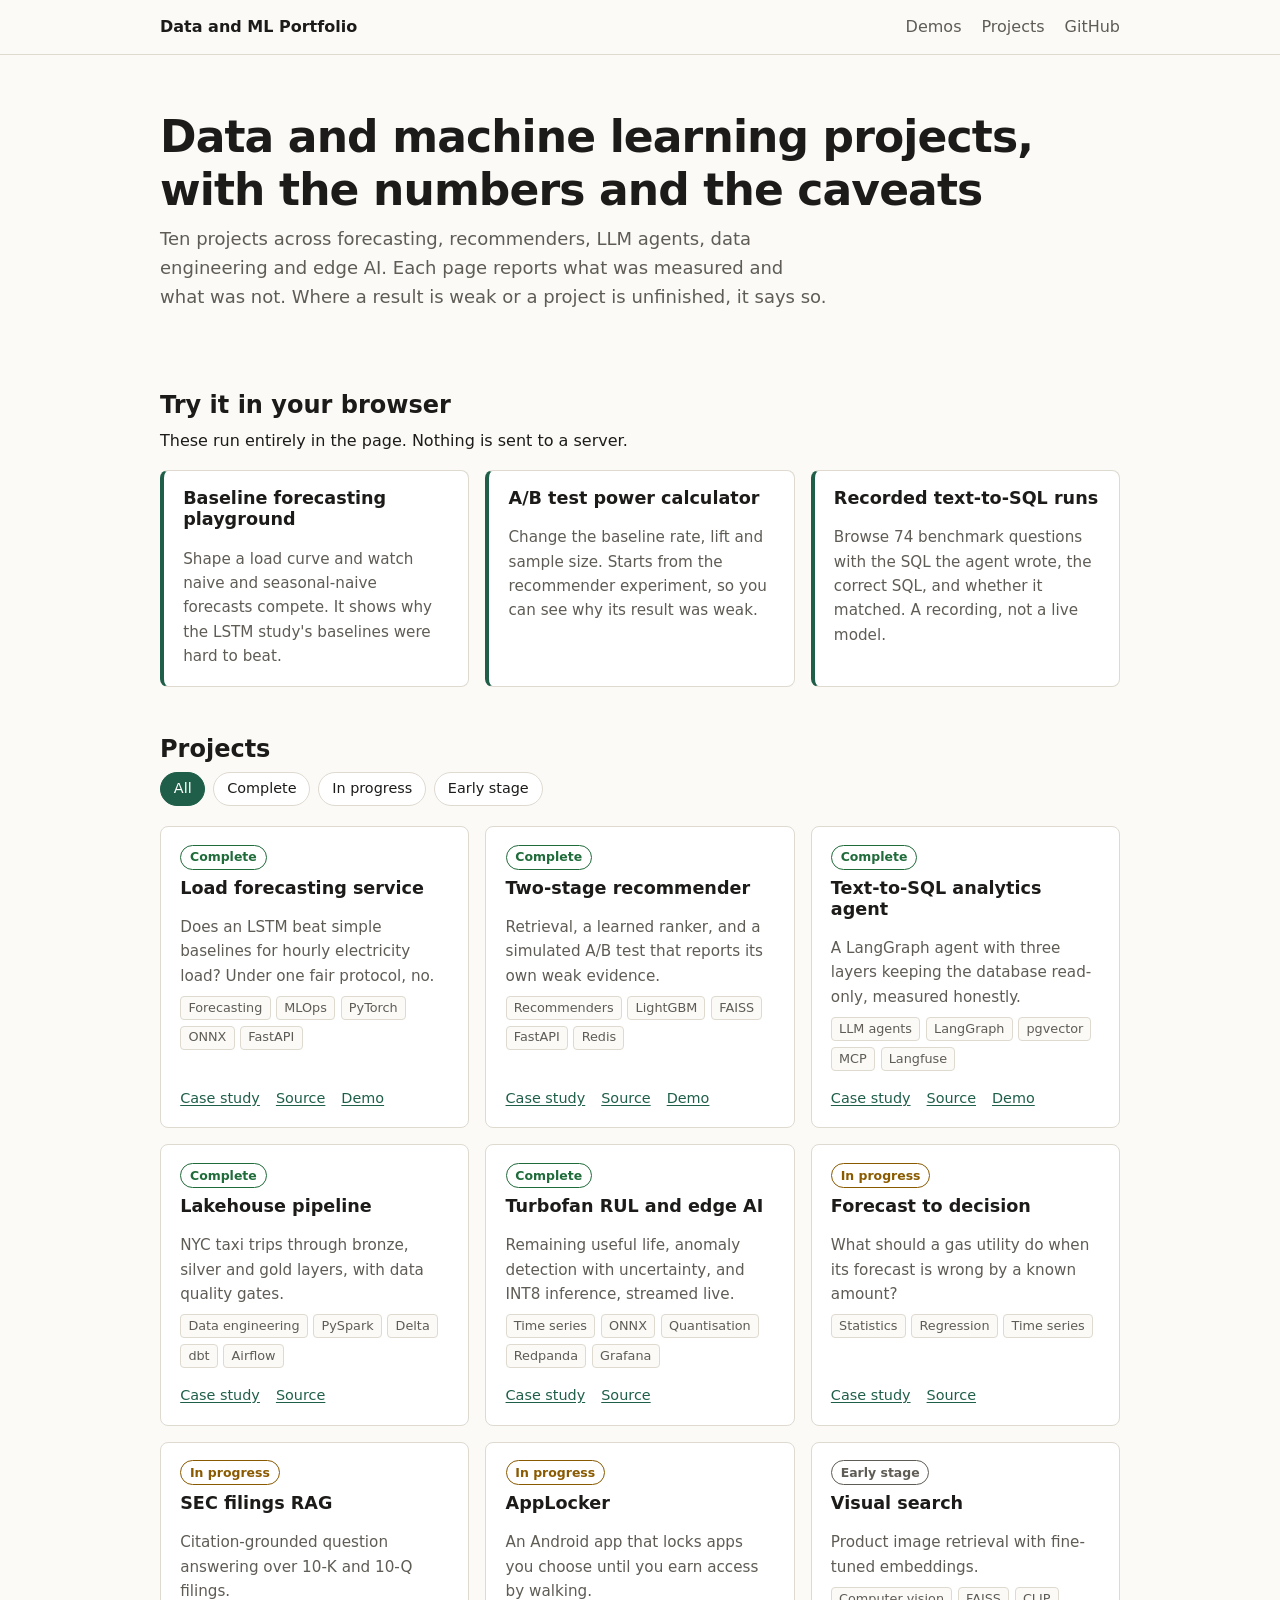
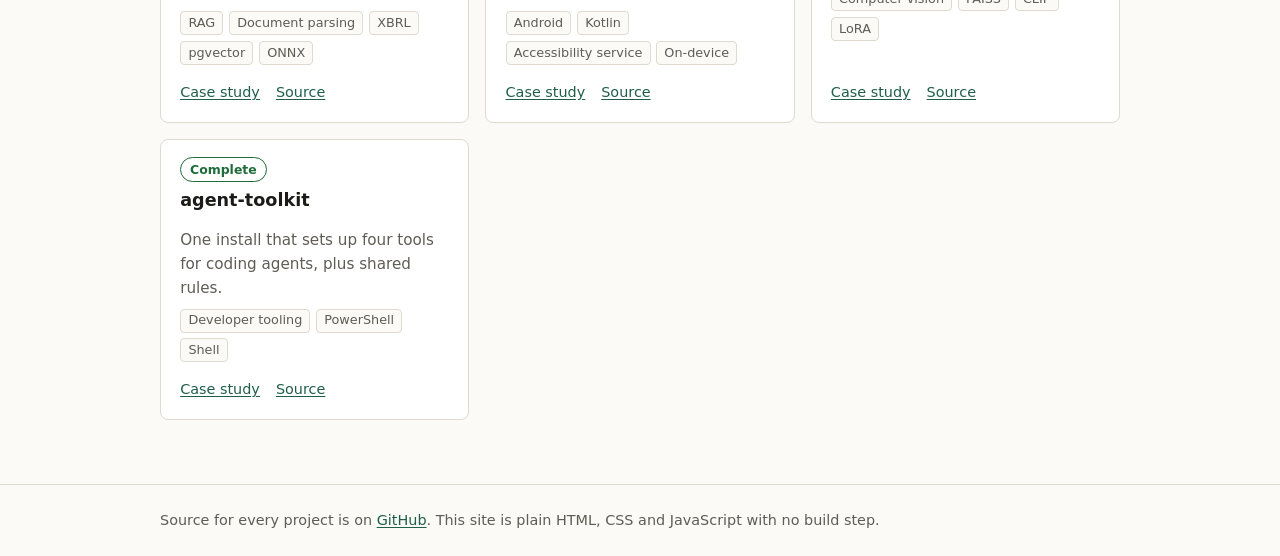
<file: index.html>
<!doctype html>
<html lang="en">
<head>
  <meta charset="utf-8">
  <meta name="viewport" content="width=device-width, initial-scale=1">
  <title>Data and ML Portfolio</title>
  <meta name="description" content="Ten data and machine learning projects with measured results, written up with their limits. Three have demos that run in the browser.">
  <link rel="stylesheet" href="css/style.css">
</head>
<body>
  <header class="site-header">
    <div class="wrap">
      <a class="brand" href="index.html">Data and ML Portfolio</a>
      <nav class="site-nav" aria-label="Main">
        <a href="#demos">Demos</a>
        <a href="#projects">Projects</a>
        <a href="https://github.com/polysius">GitHub</a>
      </nav>
    </div>
  </header>

  <main class="wrap">
    <section class="hero">
      <h1>Data and machine learning projects, with the numbers and the caveats</h1>
      <p>Ten projects across forecasting, recommenders, LLM agents, data engineering and edge AI. Each page reports what was measured and what was not. Where a result is weak or a project is unfinished, it says so.</p>
    </section>

    <section id="demos" aria-labelledby="demos-heading">
      <h2 id="demos-heading">Try it in your browser</h2>
      <p>These run entirely in the page. Nothing is sent to a server.</p>
      <div class="card-grid">
        <article class="card demo-card">
          <h3><a href="demos/forecast.html">Baseline forecasting playground</a></h3>
          <p>Shape a load curve and watch naive and seasonal-naive forecasts compete. It shows why the LSTM study's baselines were hard to beat.</p>
        </article>
        <article class="card demo-card">
          <h3><a href="demos/ab-test.html">A/B test power calculator</a></h3>
          <p>Change the baseline rate, lift and sample size. Starts from the recommender experiment, so you can see why its result was weak.</p>
        </article>
        <article class="card demo-card">
          <h3><a href="demos/sql-replay.html">Recorded text-to-SQL runs</a></h3>
          <p>Browse 74 benchmark questions with the SQL the agent wrote, the correct SQL, and whether it matched. A recording, not a live model.</p>
        </article>
      </div>
    </section>

    <section id="projects" aria-labelledby="projects-heading">
      <h2 id="projects-heading">Projects</h2>
      <div class="filters" id="filters" role="group" aria-label="Filter projects by status"></div>
      <div class="card-grid" id="project-grid"></div>
    </section>
  </main>

  <footer class="site-footer">
    <div class="wrap">Source for every project is on <a href="https://github.com/polysius">GitHub</a>. This site is plain HTML, CSS and JavaScript with no build step.</div>
  </footer>

  <script src="js/projects.js"></script>
  <script src="js/home.js"></script>
</body>
</html>
</file>
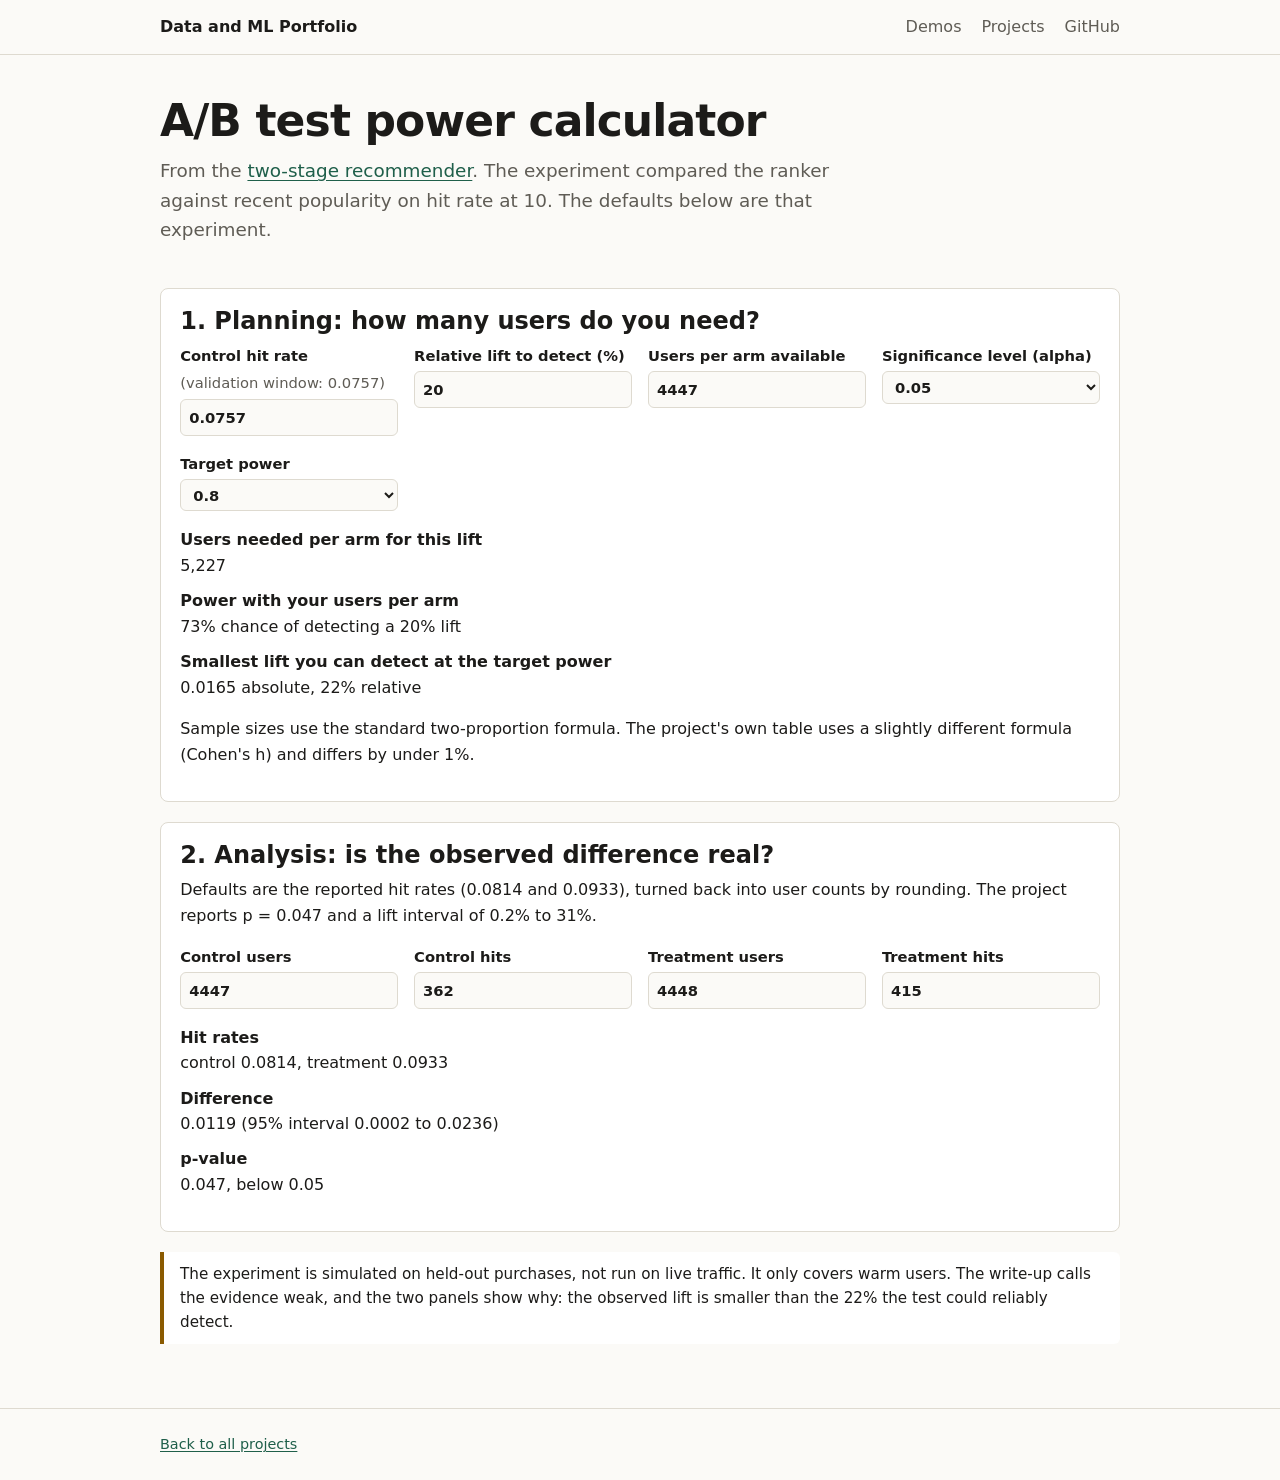
<file: demos/ab-test.html>
<!doctype html>
<html lang="en">
<head>
  <meta charset="utf-8">
  <meta name="viewport" content="width=device-width, initial-scale=1">
  <title>A/B Test Power Calculator | Data and ML Portfolio</title>
  <link rel="stylesheet" href="../css/style.css">
</head>
<body>
  <header class="site-header">
    <div class="wrap">
      <a class="brand" href="../index.html">Data and ML Portfolio</a>
      <nav class="site-nav" aria-label="Main">
        <a href="../index.html#demos">Demos</a>
        <a href="../index.html#projects">Projects</a>
        <a href="https://github.com/polysius">GitHub</a>
      </nav>
    </div>
  </header>

  <main class="wrap">
    <section class="project-head">
      <h1>A/B test power calculator</h1>
      <p class="tagline">From the <a href="../project.html?slug=two-stage-recsys">two-stage recommender</a>. The experiment compared the ranker against recent popularity on hit rate at 10. The defaults below are that experiment.</p>
    </section>

    <div class="panel">
      <h2 style="margin-top:0">1. Planning: how many users do you need?</h2>
      <div class="controls">
        <label>Control hit rate <span class="value-readout">(validation window: 0.0757)</span>
          <input type="number" id="plan-baseline" value="0.0757" min="0.001" max="0.9" step="0.001"></label>
        <label>Relative lift to detect (%)
          <input type="number" id="plan-lift" value="20" min="1" max="200" step="1"></label>
        <label>Users per arm available
          <input type="number" id="plan-users" value="4447" min="50" max="1000000" step="1"></label>
        <label>Significance level (alpha)
          <select id="plan-alpha"><option>0.05</option><option>0.01</option><option>0.10</option></select></label>
        <label>Target power
          <select id="plan-power"><option>0.8</option><option>0.9</option><option>0.7</option></select></label>
      </div>
      <dl id="plan-output"></dl>
      <p>Sample sizes use the standard two-proportion formula. The project's own table uses a slightly different formula (Cohen's h) and differs by under 1%.</p>
    </div>

    <div class="panel">
      <h2 style="margin-top:0">2. Analysis: is the observed difference real?</h2>
      <p>Defaults are the reported hit rates (0.0814 and 0.0933), turned back into user counts by rounding. The project reports p = 0.047 and a lift interval of 0.2% to 31%.</p>
      <div class="controls">
        <label>Control users <input type="number" id="control-users" value="4447" min="1"></label>
        <label>Control hits <input type="number" id="control-hits" value="362" min="0"></label>
        <label>Treatment users <input type="number" id="treatment-users" value="4448" min="1"></label>
        <label>Treatment hits <input type="number" id="treatment-hits" value="415" min="0"></label>
      </div>
      <dl id="analysis-output"></dl>
    </div>

    <p class="note-box">The experiment is simulated on held-out purchases, not run on live traffic. It only covers warm users. The write-up calls the evidence weak, and the two panels show why: the observed lift is smaller than the 22% the test could reliably detect.</p>
  </main>

  <footer class="site-footer">
    <div class="wrap"><a href="../index.html">Back to all projects</a></div>
  </footer>

  <script src="../js/ab-stats.js"></script>
  <script src="../js/ab-demo.js"></script>
</body>
</html>
</file>
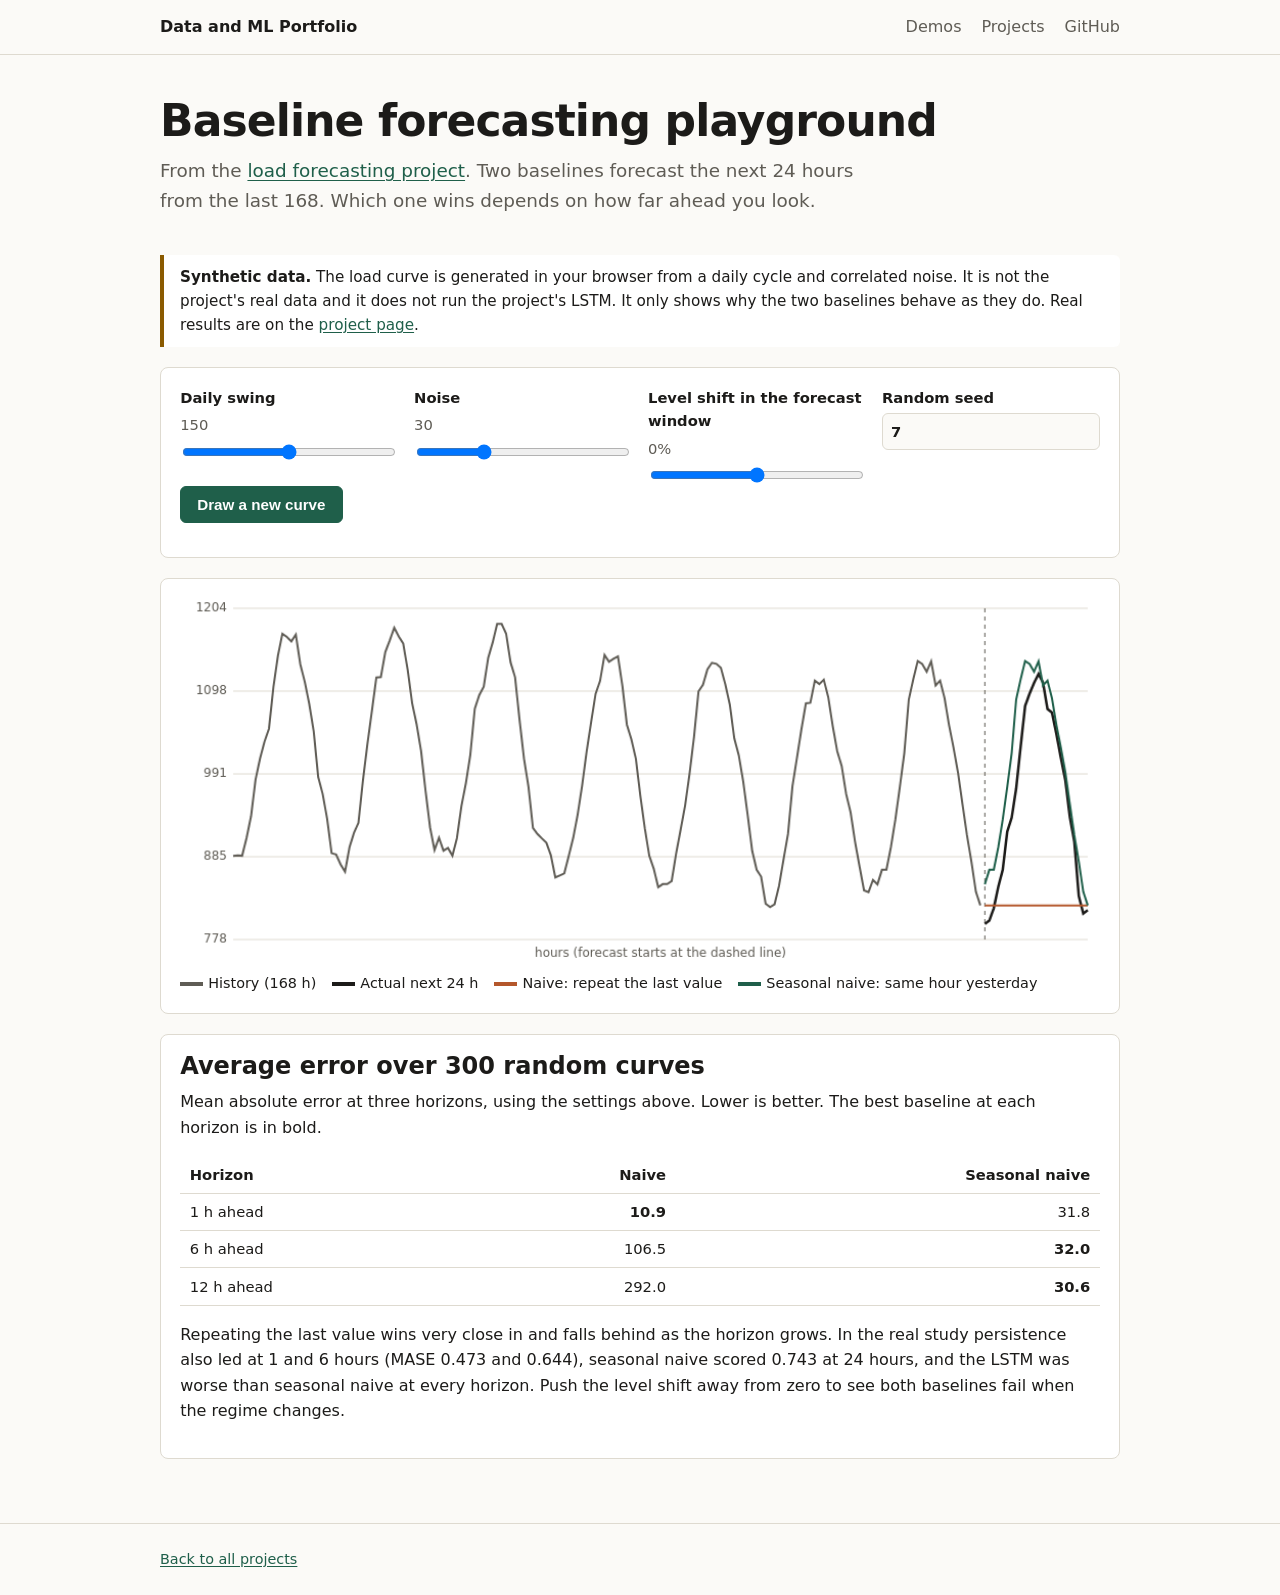
<file: demos/forecast.html>
<!doctype html>
<html lang="en">
<head>
  <meta charset="utf-8">
  <meta name="viewport" content="width=device-width, initial-scale=1">
  <title>Baseline Forecasting Playground | Data and ML Portfolio</title>
  <link rel="stylesheet" href="../css/style.css">
</head>
<body>
  <header class="site-header">
    <div class="wrap">
      <a class="brand" href="../index.html">Data and ML Portfolio</a>
      <nav class="site-nav" aria-label="Main">
        <a href="../index.html#demos">Demos</a>
        <a href="../index.html#projects">Projects</a>
        <a href="https://github.com/polysius">GitHub</a>
      </nav>
    </div>
  </header>

  <main class="wrap">
    <section class="project-head">
      <h1>Baseline forecasting playground</h1>
      <p class="tagline">From the <a href="../project.html?slug=lstm-load-forecasting">load forecasting project</a>. Two baselines forecast the next 24 hours from the last 168. Which one wins depends on how far ahead you look.</p>
    </section>

    <p class="note-box"><strong>Synthetic data.</strong> The load curve is generated in your browser from a daily cycle and correlated noise. It is not the project's real data and it does not run the project's LSTM. It only shows why the two baselines behave as they do. Real results are on the <a href="../project.html?slug=lstm-load-forecasting">project page</a>.</p>

    <div class="panel">
      <div class="controls">
        <label>Daily swing <span class="value-readout" id="swing-readout"></span>
          <input type="range" id="swing" min="0" max="300" step="10" value="150"></label>
        <label>Noise <span class="value-readout" id="noise-readout"></span>
          <input type="range" id="noise" min="0" max="100" step="5" value="30"></label>
        <label>Level shift in the forecast window <span class="value-readout" id="shift-readout"></span>
          <input type="range" id="shift" min="-25" max="25" step="1" value="0"></label>
        <label>Random seed
          <input type="number" id="seed" value="7" min="1" max="99999"></label>
      </div>
      <p><button class="button" id="redraw" type="button">Draw a new curve</button></p>
    </div>

    <div class="panel">
      <canvas id="chart" width="900" height="360" role="img" aria-label="Line chart of the last 168 hours of load, the actual next 24 hours, and two baseline forecasts"></canvas>
      <ul class="legend">
        <li><span class="swatch" style="background: var(--muted)"></span>History (168 h)</li>
        <li><span class="swatch" style="background: var(--text)"></span>Actual next 24 h</li>
        <li><span class="swatch" style="background: var(--series-b)"></span>Naive: repeat the last value</li>
        <li><span class="swatch" style="background: var(--series-a)"></span>Seasonal naive: same hour yesterday</li>
      </ul>
    </div>

    <div class="panel">
      <h2 style="margin-top:0">Average error over 300 random curves</h2>
      <p>Mean absolute error at three horizons, using the settings above. Lower is better. The best baseline at each horizon is in bold.</p>
      <div class="table-scroll">
        <table>
          <thead><tr><th>Horizon</th><th class="num">Naive</th><th class="num">Seasonal naive</th></tr></thead>
          <tbody id="results"></tbody>
        </table>
      </div>
      <p style="margin-top:1rem">Repeating the last value wins very close in and falls behind as the horizon grows. In the real study persistence also led at 1 and 6 hours (MASE 0.473 and 0.644), seasonal naive scored 0.743 at 24 hours, and the LSTM was worse than seasonal naive at every horizon. Push the level shift away from zero to see both baselines fail when the regime changes.</p>
    </div>
  </main>

  <footer class="site-footer">
    <div class="wrap"><a href="../index.html">Back to all projects</a></div>
  </footer>

  <script src="../js/forecast-demo.js"></script>
</body>
</html>
</file>
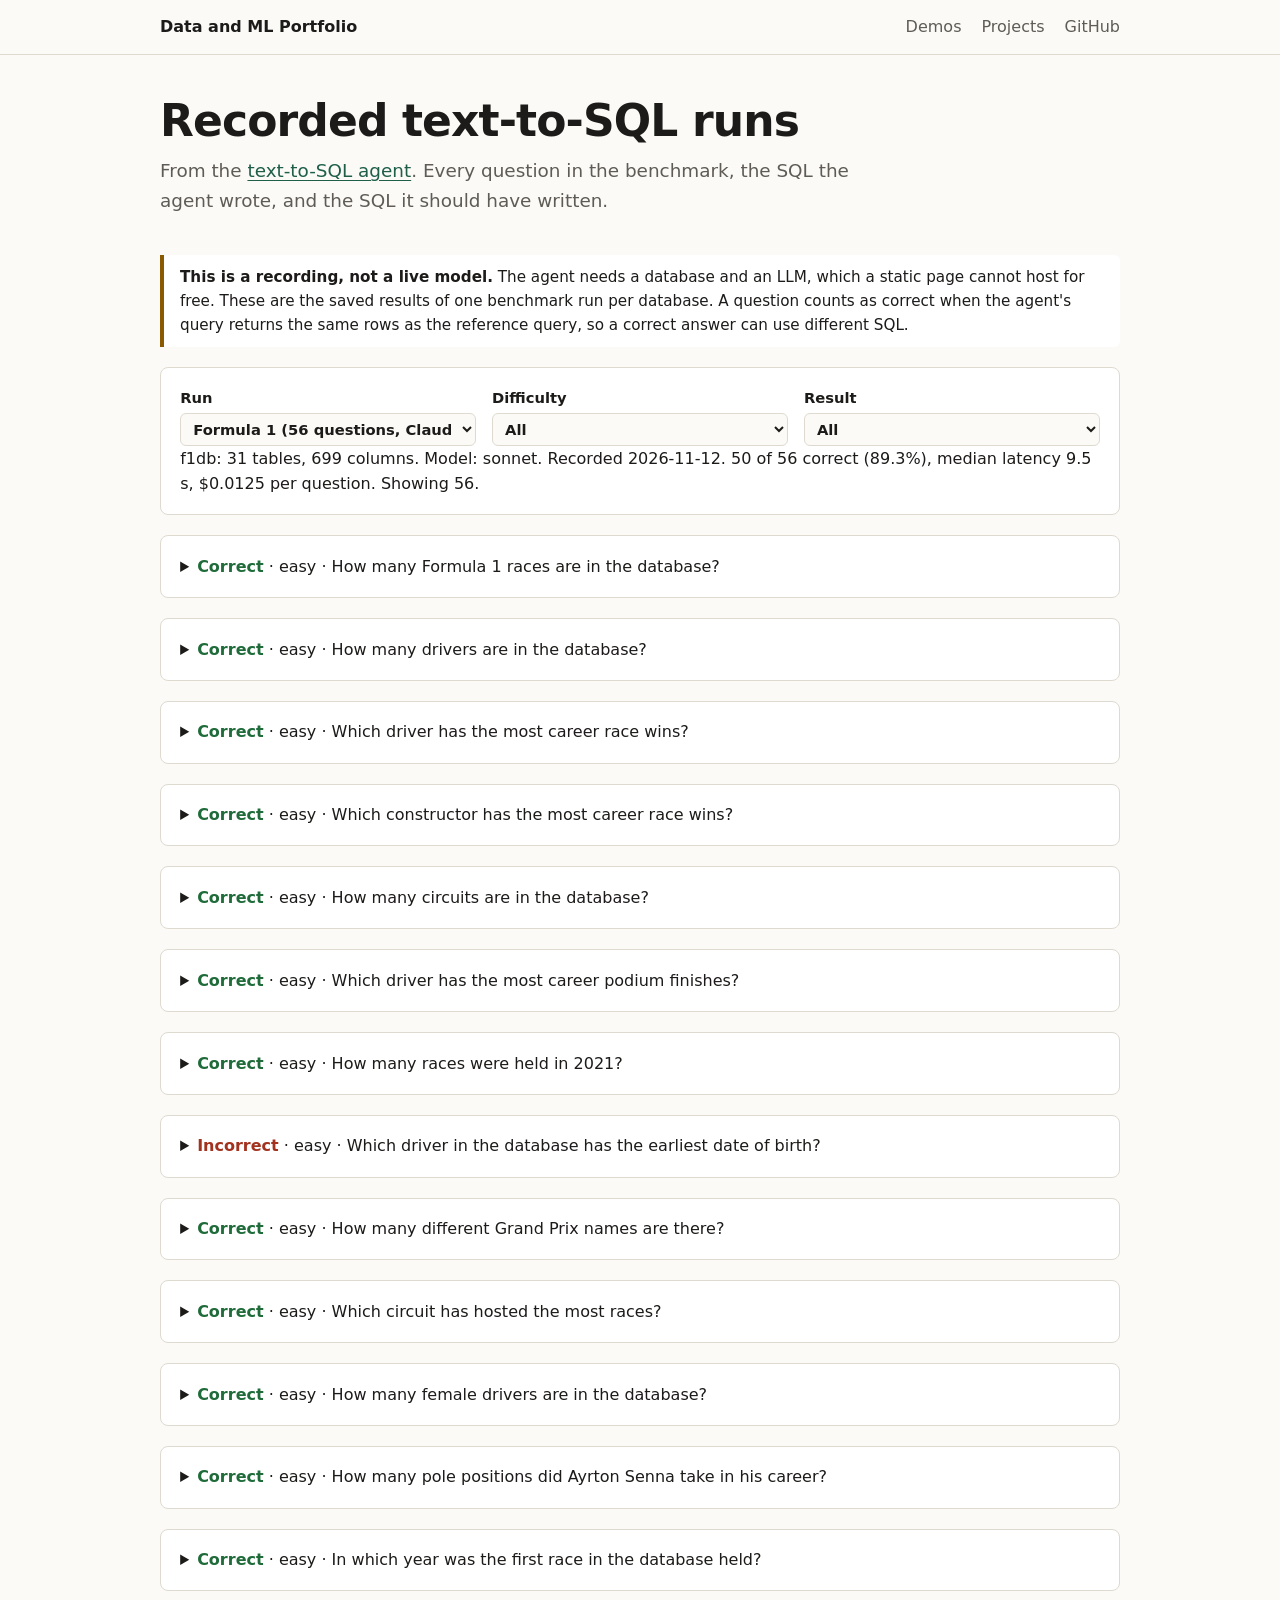
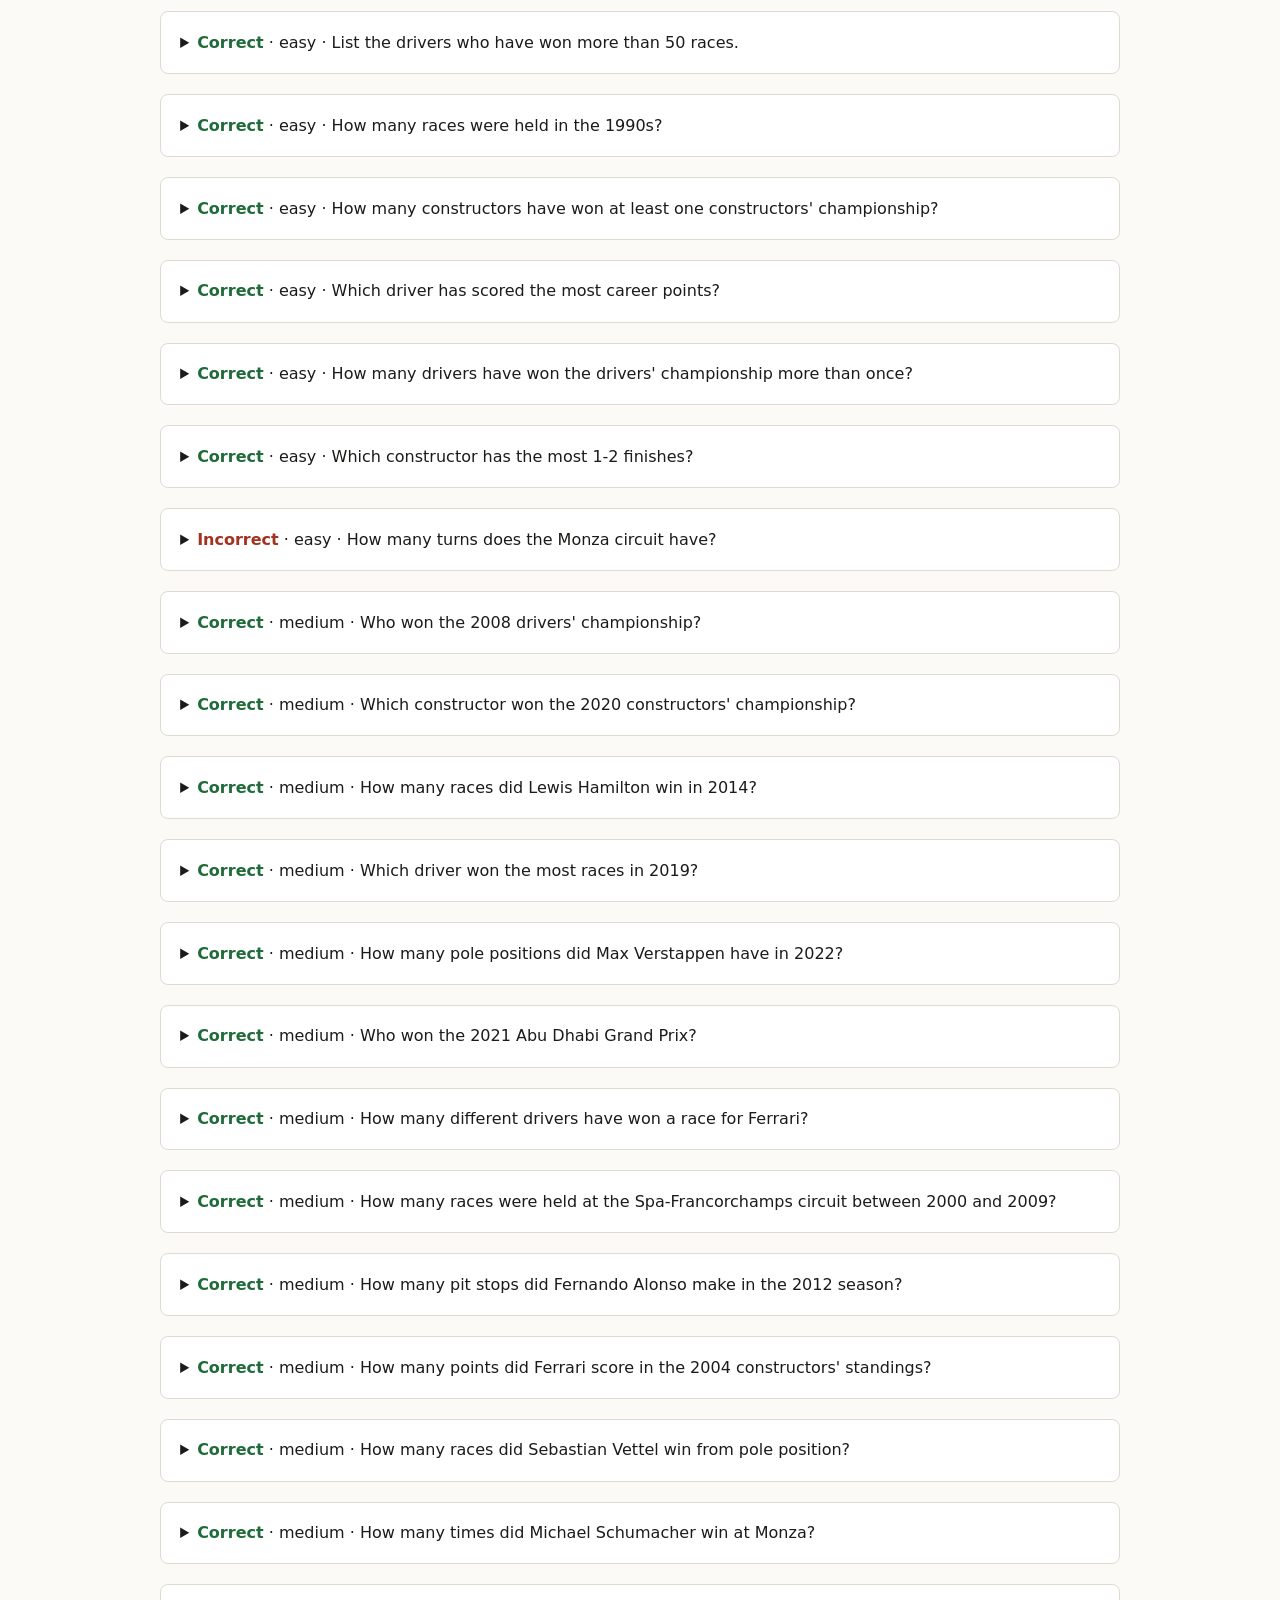
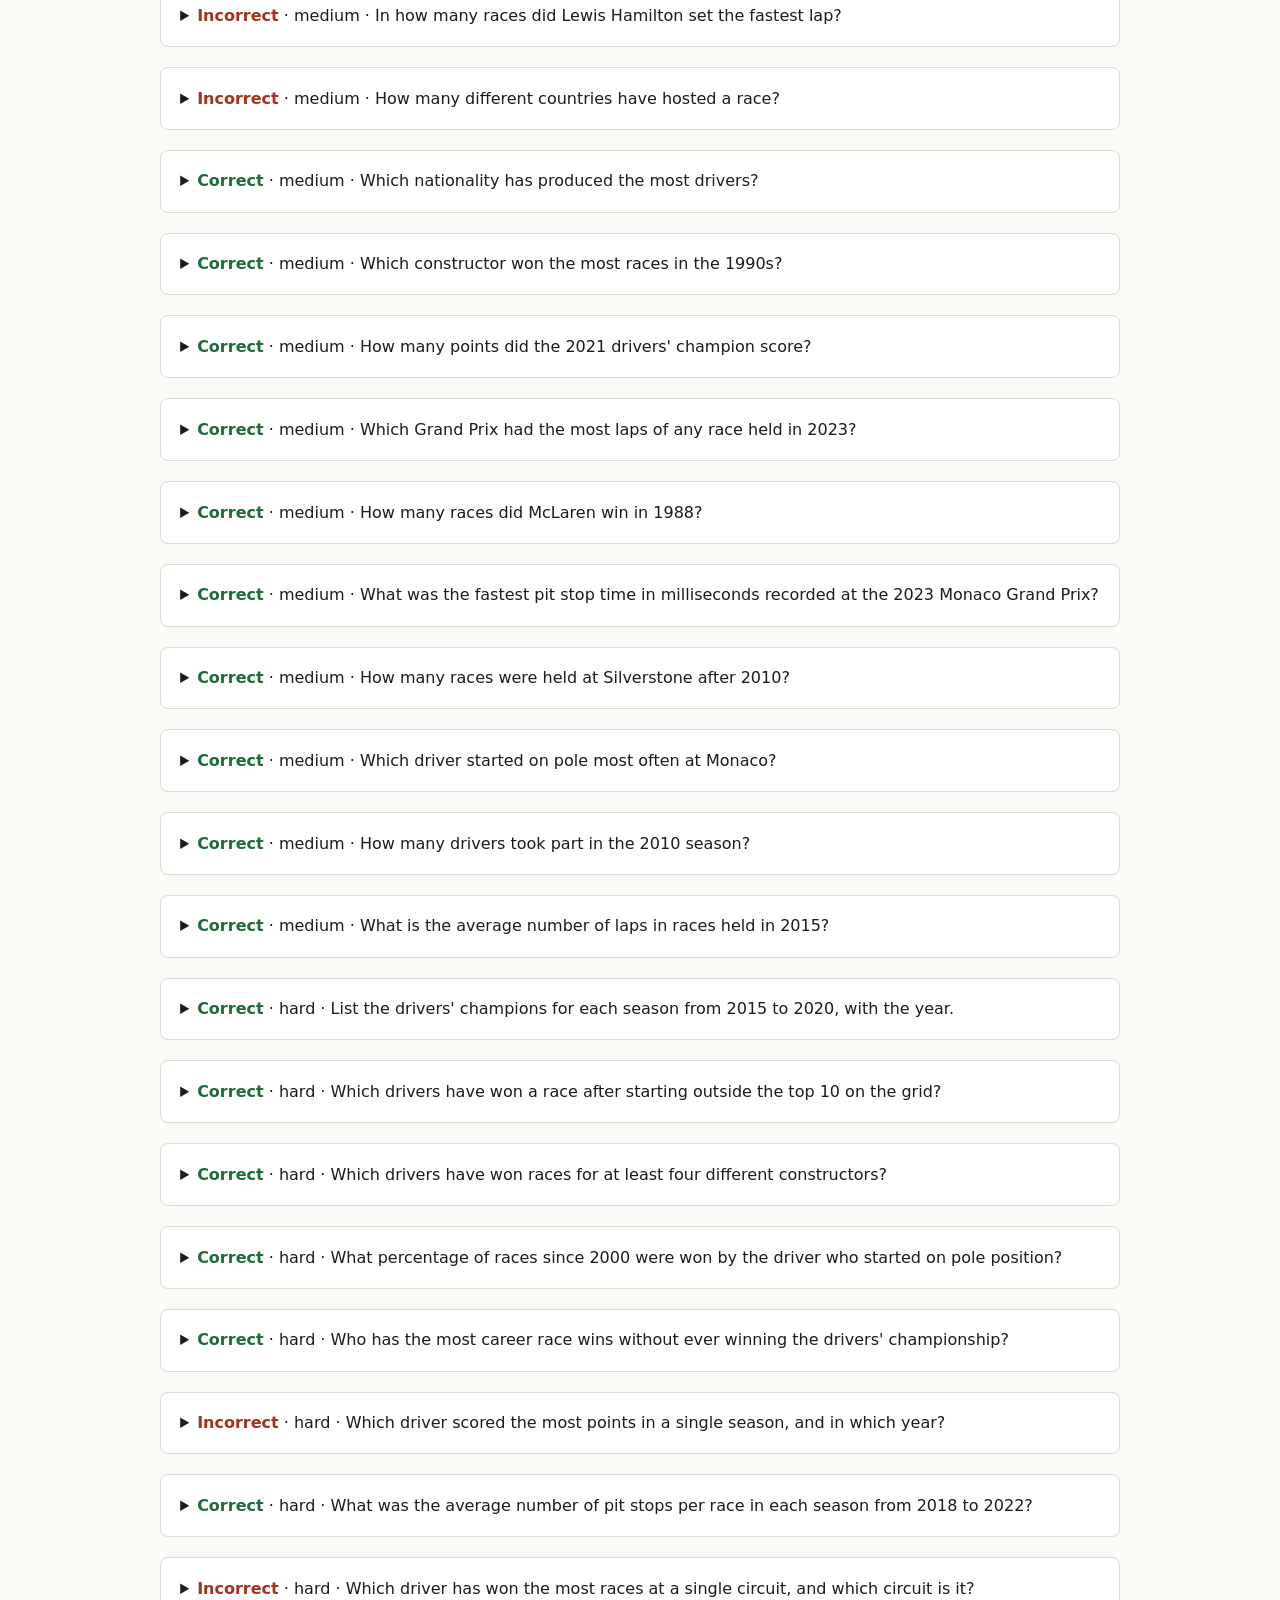
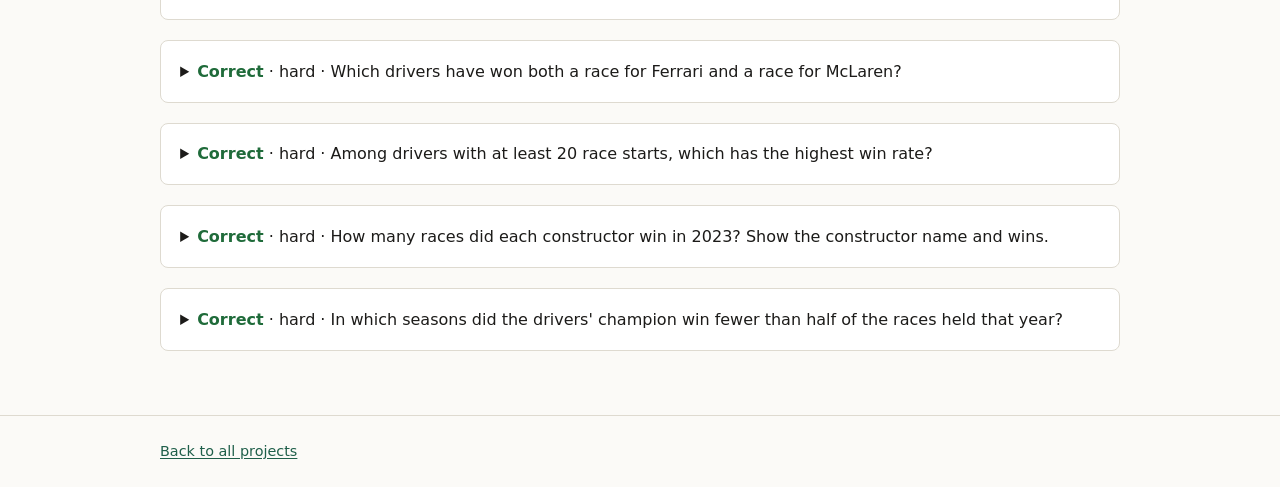
<file: demos/sql-replay.html>
<!doctype html>
<html lang="en">
<head>
  <meta charset="utf-8">
  <meta name="viewport" content="width=device-width, initial-scale=1">
  <title>Recorded Text-to-SQL Runs | Data and ML Portfolio</title>
  <link rel="stylesheet" href="../css/style.css">
</head>
<body>
  <header class="site-header">
    <div class="wrap">
      <a class="brand" href="../index.html">Data and ML Portfolio</a>
      <nav class="site-nav" aria-label="Main">
        <a href="../index.html#demos">Demos</a>
        <a href="../index.html#projects">Projects</a>
        <a href="https://github.com/polysius">GitHub</a>
      </nav>
    </div>
  </header>

  <main class="wrap">
    <section class="project-head">
      <h1>Recorded text-to-SQL runs</h1>
      <p class="tagline">From the <a href="../project.html?slug=nl-analytics-agent">text-to-SQL agent</a>. Every question in the benchmark, the SQL the agent wrote, and the SQL it should have written.</p>
    </section>

    <p class="note-box"><strong>This is a recording, not a live model.</strong> The agent needs a database and an LLM, which a static page cannot host for free. These are the saved results of one benchmark run per database. A question counts as correct when the agent's query returns the same rows as the reference query, so a correct answer can use different SQL.</p>

    <div class="panel">
      <div class="controls">
        <label>Run <select id="run"></select></label>
        <label>Difficulty
          <select id="difficulty"><option value="all">All</option><option>easy</option><option>medium</option><option>hard</option></select></label>
        <label>Result
          <select id="outcome"><option value="all">All</option><option value="correct">Correct</option><option value="incorrect">Incorrect</option></select></label>
      </div>
      <p id="run-summary" style="margin-bottom:0"></p>
    </div>

    <div id="questions"></div>
  </main>

  <footer class="site-footer">
    <div class="wrap"><a href="../index.html">Back to all projects</a></div>
  </footer>

  <script src="../js/sql-replay.js"></script>
</body>
</html>
</file>
<file: css/style.css>
/* Shared styles for the portfolio and its demos. Colours are tokens so dark mode only redefines them. */

:root {
  --bg: #fbfaf7;
  --surface: #ffffff;
  --text: #1c1b19;
  --muted: #5f5c55;
  --border: #dedad0;
  --accent: #1f5f4a;
  --accent-text: #ffffff;
  --good: #1f6b3a;
  --bad: #a3321f;
  --warn: #8a5a00;
  --series-a: #1f5f4a;
  --series-b: #b4572b;
  --series-c: #3b6ea5;
  --max-width: 62rem;
}

@media (prefers-color-scheme: dark) {
  :root {
    --bg: #161614;
    --surface: #201f1c;
    --text: #ecebe6;
    --muted: #a9a69d;
    --border: #38362f;
    --accent: #6fc2a3;
    --accent-text: #0f1a15;
    --good: #7fcf97;
    --bad: #f0907c;
    --warn: #e0b45a;
    --series-a: #6fc2a3;
    --series-b: #e0895a;
    --series-c: #82aedd;
  }
}

* { box-sizing: border-box; }

body {
  margin: 0;
  background: var(--bg);
  color: var(--text);
  font: 1rem/1.6 system-ui, -apple-system, "Segoe UI", Roboto, sans-serif;
}

a { color: var(--accent); text-underline-offset: 0.15em; }
a:hover { text-decoration-thickness: 2px; }
:focus-visible { outline: 3px solid var(--accent); outline-offset: 2px; }

h1, h2, h3 { line-height: 1.2; margin: 0 0 0.5rem; }
h1 { font-size: clamp(1.9rem, 4vw, 2.75rem); letter-spacing: -0.02em; }
h2 { font-size: 1.5rem; margin-top: 3rem; }
h3 { font-size: 1.1rem; }
p { margin: 0 0 1rem; }

.wrap { max-width: var(--max-width); margin: 0 auto; padding: 0 1rem; }

/* Header and footer */
.site-header { border-bottom: 1px solid var(--border); }
.site-header .wrap { display: flex; justify-content: space-between; align-items: center; gap: 1rem; padding-top: 0.9rem; padding-bottom: 0.9rem; flex-wrap: wrap; }
.brand { font-weight: 700; text-decoration: none; color: var(--text); }
.site-nav { display: flex; gap: 1.25rem; }
.site-nav a { color: var(--muted); text-decoration: none; }
.site-nav a:hover { color: var(--text); }
.site-footer { border-top: 1px solid var(--border); margin-top: 4rem; padding: 1.5rem 0; color: var(--muted); font-size: 0.9rem; }

/* Hero */
.hero { padding: 3.5rem 0 1rem; }
.hero p { max-width: 42rem; color: var(--muted); font-size: 1.125rem; }

/* Buttons and links styled as buttons */
.button {
  display: inline-block; padding: 0.55rem 1rem; border-radius: 6px;
  background: var(--accent); color: var(--accent-text); text-decoration: none; font-weight: 600;
  border: 1px solid var(--accent); cursor: pointer; font-size: 0.95rem;
}
.button.secondary { background: transparent; color: var(--accent); }
.button:hover { filter: brightness(1.08); }

/* Demo and project cards */
.card-grid { display: grid; grid-template-columns: repeat(auto-fill, minmax(18rem, 1fr)); gap: 1rem; }
.card {
  background: var(--surface); border: 1px solid var(--border); border-radius: 8px;
  padding: 1.1rem 1.2rem; display: flex; flex-direction: column; gap: 0.5rem;
}
.card h3 a { color: var(--text); text-decoration: none; }
.card h3 a:hover { text-decoration: underline; }
.card p { margin: 0; color: var(--muted); font-size: 0.95rem; }
.card .card-footer { margin-top: auto; padding-top: 0.5rem; display: flex; gap: 1rem; font-size: 0.9rem; flex-wrap: wrap; }

.demo-card { border-left: 4px solid var(--accent); }

/* Status badge and tags */
.badge { display: inline-block; font-size: 0.78rem; font-weight: 600; padding: 0.1rem 0.55rem; border-radius: 999px; border: 1px solid currentColor; width: fit-content; }
.badge.complete { color: var(--good); }
.badge.in-progress { color: var(--warn); }
.badge.early { color: var(--muted); }
.tags { display: flex; flex-wrap: wrap; gap: 0.35rem; padding: 0; margin: 0; list-style: none; }
.tags li { font-size: 0.8rem; color: var(--muted); background: var(--bg); border: 1px solid var(--border); border-radius: 4px; padding: 0.05rem 0.45rem; }

/* Filter buttons */
.filters { display: flex; flex-wrap: wrap; gap: 0.5rem; margin: 0 0 1.25rem; }
.filters button { font: inherit; font-size: 0.9rem; padding: 0.3rem 0.8rem; border-radius: 999px; border: 1px solid var(--border); background: var(--surface); color: var(--text); cursor: pointer; }
.filters button[aria-pressed="true"] { background: var(--accent); color: var(--accent-text); border-color: var(--accent); }

/* Project page */
.project-head { padding: 2.5rem 0 0.5rem; }
.project-head .tagline { color: var(--muted); font-size: 1.15rem; max-width: 44rem; }
.results { display: grid; grid-template-columns: repeat(auto-fit, minmax(15rem, 1fr)); gap: 1rem; margin: 1.5rem 0; }
.result { background: var(--surface); border: 1px solid var(--border); border-radius: 8px; padding: 1rem 1.1rem; }
.result .value { font-size: 1.5rem; font-weight: 700; color: var(--accent); font-variant-numeric: tabular-nums; }
.result .label { font-weight: 600; }
.result .note { color: var(--muted); font-size: 0.9rem; margin: 0.25rem 0 0; }
.caveats li { margin-bottom: 0.5rem; }
figure { margin: 1.5rem 0; }
figure img { max-width: 100%; height: auto; border: 1px solid var(--border); border-radius: 6px; background: #fff; }
figcaption { color: var(--muted); font-size: 0.9rem; margin-top: 0.4rem; }

/* Demo pages */
.panel { background: var(--surface); border: 1px solid var(--border); border-radius: 8px; padding: 1.1rem 1.2rem; margin: 1.25rem 0; }
.note-box { border-left: 4px solid var(--warn); padding: 0.6rem 1rem; background: var(--surface); border-radius: 0 6px 6px 0; margin: 1rem 0; font-size: 0.95rem; }
.controls { display: grid; grid-template-columns: repeat(auto-fit, minmax(13rem, 1fr)); gap: 1rem; }
.controls label { display: flex; flex-direction: column; gap: 0.25rem; font-weight: 600; font-size: 0.92rem; }
.controls input, .controls select { font: inherit; padding: 0.35rem 0.5rem; border: 1px solid var(--border); border-radius: 6px; background: var(--bg); color: var(--text); }
.controls input[type="range"] { padding: 0; }
.value-readout { font-weight: 400; color: var(--muted); }
canvas { width: 100%; height: auto; display: block; }
.legend { display: flex; gap: 1rem; flex-wrap: wrap; font-size: 0.9rem; margin: 0.5rem 0 0; padding: 0; list-style: none; }
.legend .swatch { display: inline-block; width: 1.4rem; height: 0.2rem; vertical-align: middle; margin-right: 0.35rem; }

table { border-collapse: collapse; width: 100%; font-size: 0.92rem; }
th, td { text-align: left; padding: 0.4rem 0.6rem; border-bottom: 1px solid var(--border); vertical-align: top; }
td.num, th.num { text-align: right; font-variant-numeric: tabular-nums; }
.table-scroll { overflow-x: auto; }

pre.sql { margin: 0.3rem 0 0.8rem; padding: 0.7rem 0.9rem; background: var(--bg); border: 1px solid var(--border); border-radius: 6px; overflow-x: auto; white-space: pre-wrap; word-break: break-word; font-size: 0.85rem; }
.correct { color: var(--good); font-weight: 600; }
.incorrect { color: var(--bad); font-weight: 600; }

@media (max-width: 40rem) {
  .hero { padding-top: 2rem; }
  h2 { margin-top: 2.25rem; }
}
</file>
